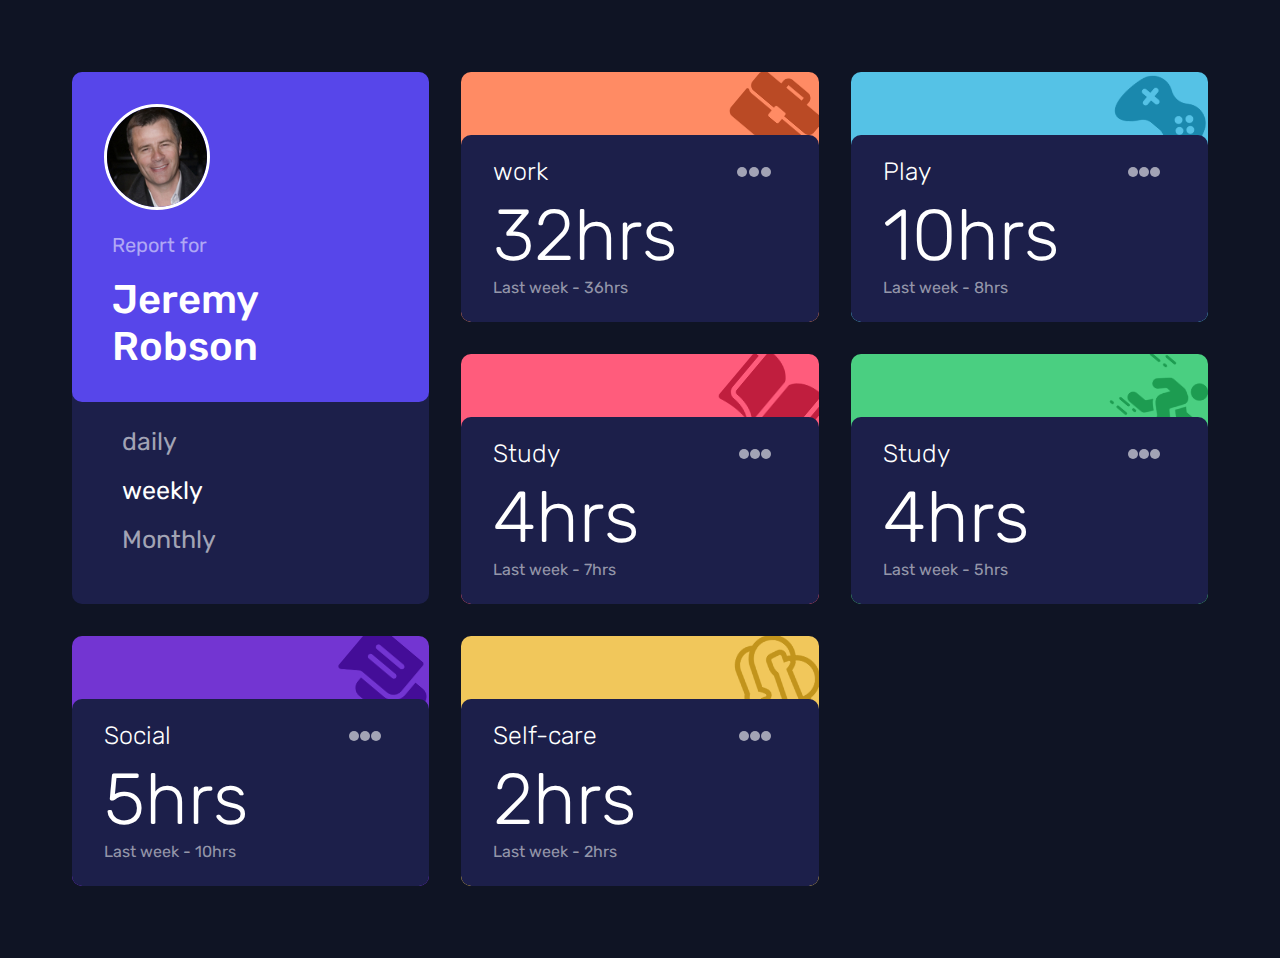
<file: index.html>
<!DOCTYPE html>
<html lang="en">
<head>
    <meta charset="UTF-8">
    <meta name="viewport" content="width=device-width, initial-scale=1.0">
    <title>Time tracking dashboard</title>
    <link rel="stylesheet" href="style.css">
    <link href="https://fonts.googleapis.com/css2?family=Rubik:wght@300;400;500;700&display=swap" rel="stylesheet">
</head>
<body>
    <div class="container">
        <div class="box box-1">
            <div class="profile">
                <div class="profile-image">
                    <img src="/images/pfp.png" alt="">
                </div>
                <div class="profile-text">
                   <br><div class="report">Report for</div><br>
                    <div class="profile-name">Jeremy Robson</div>
                </div>
            </div>
                <div class="time">
                    <ul>
                        <li>daily</li>
                        <li class="bold">weekly</li>
                        <li>Monthly</li>
                    </ul>
                </div>
        </div>


        <div class="box box-2">
           <img src="/images/work.png" alt="">
            <div class="work">
                <div class="work-text">
                    <div class="work-heading">work</div>
                    <div class="work-options">
                        <div class="work-option"></div>
                        <div class="work-option"></div>
                        <div class="work-option"></div>  
                    </div>                 
                </div>
                <div class="work-time">
                    <span>32hrs</span>
                </div>
                <div class="work-time-footer">
                    <span>Last week - 36hrs</span>
                </div>
            </div>
        </div>


        <div class="box box-3">
            <img src="/images/play.png" alt="">
            <div class="play">
                <div class="play-text">
                    <div class="play-heading">Play</div>
                        <div class="play-options">
                        <div class="play-option"></div>
                        <div class="play-option"></div>
                        <div class="play-option"></div>
                    </div> 
                </div>
                <div class="play-time">
                    <span>10hrs</span>
                </div>
                <div class="play-time-footer">
                    <span>Last week - 8hrs</span>
                </div>
            </div>
        </div>

        <div class="box box-4">
            <img src="/images/study.png" alt="">
            <div class="study">
                <div class="study-text">
                    <div class="study-heading">Study</div>
                        <div class="study-options">
                        <div class="study-option"></div>
                        <div class="study-option"></div>
                        <div class="study-option"></div>
                    </div> 
                </div>
                <div class="play-time">
                    <span>4hrs</span>
                </div>
                <div class="play-time-footer">
                    <span>Last week - 7hrs</span>
                </div> 
            </div>
        </div>

        <div class="box box-5">
            <img src="/images/exercise.png" alt="">
            <div class="exercise">
                <div class="exercise-text">
                    <div class="exercise-heading">Study</div>
                        <div class="exercise-options">
                        <div class="exercise-option"></div>
                        <div class="exercise-option"></div>
                        <div class="exercise-option"></div>
                    </div> 
                </div>
                <div class="exercise-time">
                    <span>4hrs</span>
                </div>
                <div class="exercise-time-footer">
                    <span>Last week - 5hrs</span>
                </div> 
            </div>
        </div>

        <div class="box box-6">
            <img src="/images/social.png" alt="">
            <div class="social">
                <div class="social-text">
                    <div class="social-heading">Social</div>
                        <div class="social-options">
                        <div class="social-option"></div>
                        <div class="social-option"></div>
                        <div class="social-option"></div>
                    </div> 
                </div>
                <div class="social-time">
                    <span>5hrs</span>
                </div>
                <div class="social-time-footer">
                    <span>Last week - 10hrs</span>
                </div> 
            </div>
        </div>

                <div class="box box-7">
            <img src="/images/self-care.png" alt="">
            <div class="self-care">
                <div class="self-care-text">
                    <div class="self-care-heading">Self-care</div>
                        <div class="self-care-options">
                        <div class="self-care-option"></div>
                        <div class="self-care-option"></div>
                        <div class="self-care-option"></div>
                    </div> 
                </div>
                <div class="self-care-time">
                    <span>2hrs</span>
                </div>
                <div class="self-care-time-footer">
                    <span>Last week - 2hrs</span>
                </div> 
            </div>
        </div>
    </div>
</body>
</html>
</file>
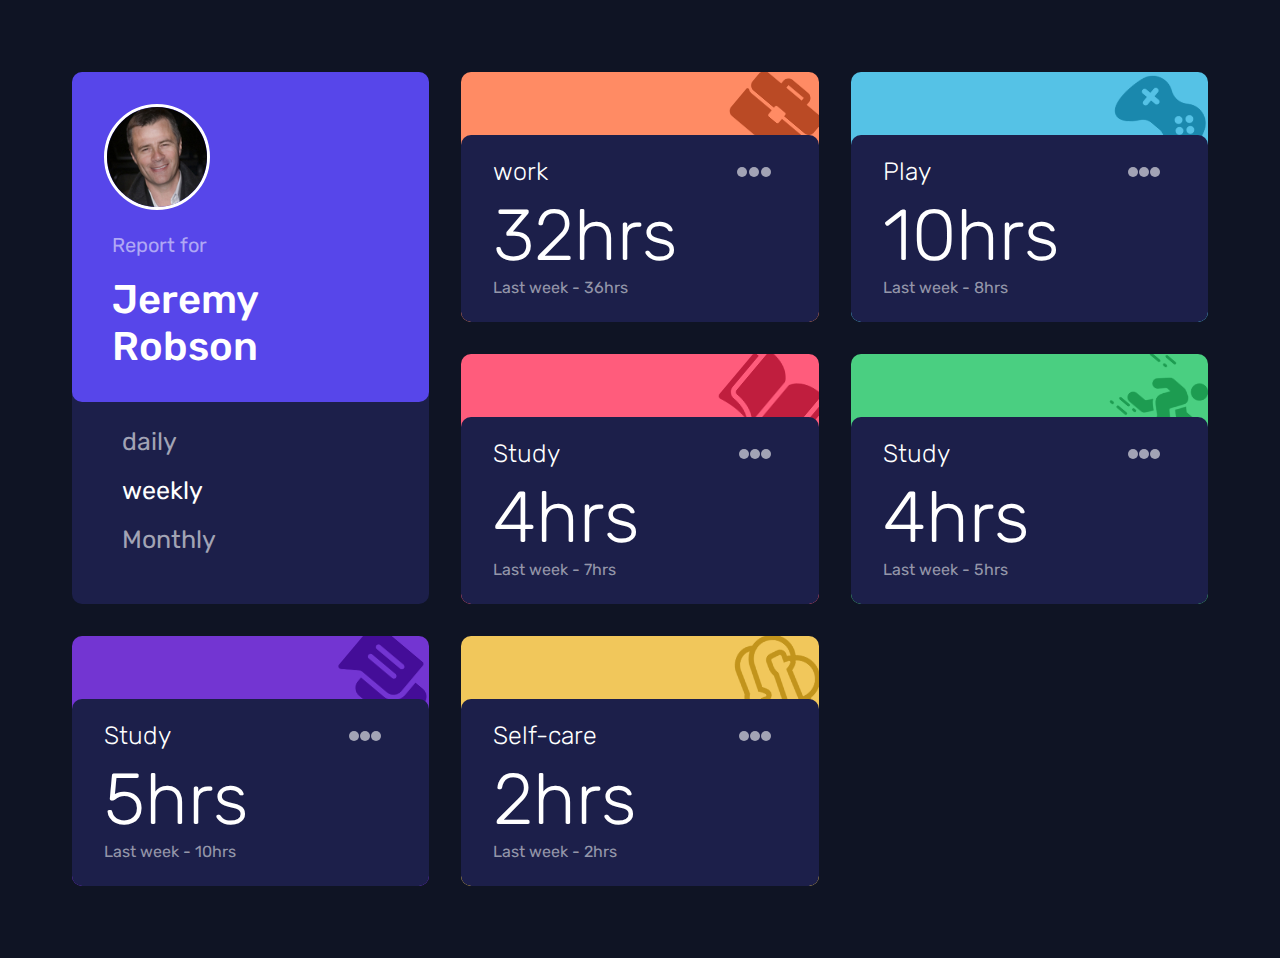
<file: test.html>
<!DOCTYPE html>
<html lang="en">
<head>
    <meta charset="UTF-8">
    <meta name="viewport" content="width=device-width, initial-scale=1.0">
    <title>Document</title>
    <link rel="stylesheet" href="test.css">
    <link href="https://fonts.googleapis.com/css2?family=Rubik:wght@300;400;500;700&display=swap" rel="stylesheet">
</head>
<body>
    <div class="container">
        <div class="box box-1">
            <div class="profile">
                <div class="profile-image">
                    <img src="/images/pfp.png" alt="">
                </div>
                <div class="profile-text">
                   <br><div class="report">Report for</div><br>
                    <div class="profile-name">Jeremy Robson</div>
                </div>
            </div>
                <div class="time">
                    <ul>
                        <li>daily</li>
                        <li class="bold">weekly</li>
                        <li>Monthly</li>
                    </ul>
                </div>
        </div>


        <div class="box box-2">
           <img src="/images/work.png" alt="">
            <div class="work">
                <div class="work-text">
                    <div class="work-heading">work</div>
                    <div class="work-options">
                        <div class="work-option"></div>
                        <div class="work-option"></div>
                        <div class="work-option"></div>  
                    </div>                 
                </div>
                <div class="work-time">
                    <span>32hrs</span>
                </div>
                <div class="work-time-footer">
                    <span>Last week - 36hrs</span>
                </div>
            </div>
        </div>


        <div class="box box-3">
            <img src="/images/play.png" alt="">
            <div class="play">
                <div class="play-text">
                    <div class="play-heading">Play</div>
                        <div class="play-options">
                        <div class="play-option"></div>
                        <div class="play-option"></div>
                        <div class="play-option"></div>
                    </div> 
                </div>
                <div class="play-time">
                    <span>10hrs</span>
                </div>
                <div class="play-time-footer">
                    <span>Last week - 8hrs</span>
                </div>
            </div>
        </div>

        <div class="box box-4">
            <img src="/images/study.png" alt="">
            <div class="study">
                <div class="study-text">
                    <div class="study-heading">Study</div>
                        <div class="study-options">
                        <div class="study-option"></div>
                        <div class="study-option"></div>
                        <div class="study-option"></div>
                    </div> 
                </div>
                <div class="play-time">
                    <span>4hrs</span>
                </div>
                <div class="play-time-footer">
                    <span>Last week - 7hrs</span>
                </div> 
            </div>
        </div>

        <div class="box box-5">
            <img src="/images/exercise.png" alt="">
            <div class="exercise">
                <div class="exercise-text">
                    <div class="exercise-heading">Study</div>
                        <div class="exercise-options">
                        <div class="exercise-option"></div>
                        <div class="exercise-option"></div>
                        <div class="exercise-option"></div>
                    </div> 
                </div>
                <div class="exercise-time">
                    <span>4hrs</span>
                </div>
                <div class="exercise-time-footer">
                    <span>Last week - 5hrs</span>
                </div> 
            </div>
        </div>

        <div class="box box-6">
            <img src="/images/social.png" alt="">
            <div class="social">
                <div class="social-text">
                    <div class="social-heading">Study</div>
                        <div class="social-options">
                        <div class="social-option"></div>
                        <div class="social-option"></div>
                        <div class="social-option"></div>
                    </div> 
                </div>
                <div class="social-time">
                    <span>5hrs</span>
                </div>
                <div class="social-time-footer">
                    <span>Last week - 10hrs</span>
                </div> 
            </div>
        </div>

                <div class="box box-7">
            <img src="/images/self-care.png" alt="">
            <div class="self-care">
                <div class="self-care-text">
                    <div class="self-care-heading">Self-care</div>
                        <div class="self-care-options">
                        <div class="self-care-option"></div>
                        <div class="self-care-option"></div>
                        <div class="self-care-option"></div>
                    </div> 
                </div>
                <div class="self-care-time">
                    <span>2hrs</span>
                </div>
                <div class="self-care-time-footer">
                    <span>Last week - 2hrs</span>
                </div> 
            </div>
        </div>
    </div>
</body>
</html>
</file>
<file: style.css>
:root {
  --background-dark: #0f1424;
  --text-white: #ffffff;

  --profile-purple: #5746ea;
  --work-orange: #ff8b64;
  --play-blue: #55c2e6;
  --study-pink: #ff5c7c;
  --exercise-green: #4acf81;
  --social-purple: #7335d2;
  --selfcare-yellow: #f1c75b;

  --card-bg: #1c1f4a;
}
body{
    color: var(--text-white);
    background-color: var(--background-dark);
    padding: 4rem;
    font-family: 'Rubik', sans-serif;
}

.container{
    display: grid;
     grid-template-columns: repeat(auto-fit, minmax(300px, 4fr));
    grid-auto-rows: minmax(250px, auto);
    gap: 2rem;
}
.box{
    background-color: #1c1f4a;
    border-radius: 10px;
}


/* box-1 📦*/

.box-1{
    grid-row: 1 / span 2;
    position: relative;
}
.profile{
    position: absolute;
    top: 0;
    right: 0;
    left: 0;
    height: 50%;
    background-color: var(--profile-purple);
    border-radius: 10px;
    padding: 2rem;

}

.profile img{
    height: 100px;
    width: 100px;
    border-radius: 100%;
    border: 3px solid var(--text-white);
}
.profile-text{
    padding-left: 0.5rem;
}
.report{
    font-size: 20px;
    color: #ffffff89;
}
.profile-name{
    width: 20px;
    font-weight: 500;
    font-size: 40px;
}
.time{
    padding-top: 20rem;
    font-size: 25px;
}
.time ul li{
   color: #ffffff97;
   list-style: none;
   padding: 10px;
   padding-right: 1rem;
}
.time .bold{
    color: var(--text-white);
}

/* box-2 📦*/

.box-2{
    background-color: var(--work-orange);
     position: relative;
     display: flex;
     flex-direction: column;
     align-items: end;
     overflow:hidden;
}
.box-2 img{
    height: 80px;
    width: 80px;
    transform: rotate(40deg);
}
.work{
    position: absolute;
    background-color: var(--card-bg);
    bottom: 0;
    right: 0;
    left: 0;
    height: 75%;
    border-radius: 10px;
}
.work-text{
    display: flex;
    justify-content: space-between;
    align-items: center;
    padding-left: 2rem;
    padding-right: 2rem;
    padding-top: 1rem;
}
.work-heading{  
    font-weight: 300;
    font-size: 25px;
}
.work-options {
  display: flex;
  flex-direction: row; 
  align-items: center;
  justify-content: center;
  gap: 2px;
  padding: 1rem;
}
.work-option {
  height: 10px;
  width: 10px;
  background-color: #ffffff97;
  border-radius: 50%;
}
.work-time span{
    padding-top: 1rem;
    padding-left: 2rem;
    font-size:4.5rem;
    font-weight: 300;
}
.work-time-footer{
    padding-left: 2rem;
    color:#ffffff89;
}

/* box-3 📦*/

.box-3{
    background-color: var(--play-blue);
     position: relative;
     display: flex;
     flex-direction: column;
     align-items: end;
     overflow:hidden;
}
.box-3 img{
    height: 90px;
    width: 90px;
    transform: rotate(40deg);
}
.play{
    position:absolute;
    background-color: var(--card-bg);
    bottom: 0;
    left: 0;
    right: 0;
    height: 75%;
    border-radius: 10px;
}
.play-text{
    display: flex;
    justify-content: space-between;
    align-items: center;
    padding-left: 2rem;
    padding-right: 2rem;
    padding-top: 1rem;
}
.play-heading{  
    font-weight: 300;
    font-size: 25px;
}
.play-options {
  display: flex;
  flex-direction: row; 
  align-items: center;
  justify-content: center;
  gap: 1px;
  padding: 1rem;
}
.play-option {
  height: 10px;
  width: 10px;
  background-color: #ffffff97;
  border-radius: 50%;
}
.play-time span{
    padding-top: 1rem;
    padding-left: 2rem;
    font-size:4.5rem;
    font-weight: 300;
}
.play-time-footer{
    padding-left: 2rem;
    color:#ffffff89;
}

/* box-4 📦*/

.box-4{
    background-color: var(--study-pink);
    position: relative;
    display: flex;
    justify-content: end;
    overflow: hidden;
}
.box-4 img{
    height: 90px;
    width: 90px;
    transform: rotate(40deg);
}
.study{
    position:absolute;
    background-color: var(--card-bg);
    bottom: 0;
    left: 0;
    right: 0;
    height: 75%;
    border-radius: 10px;
}
.study-text{
    display: flex;
    justify-content: space-between;
    align-items: center;
    padding-left: 2rem;
    padding-right: 2rem;
    padding-top: 1rem;
}
.study-heading{  
    font-weight: 300;
    font-size: 25px;
}
.study-options {
  display: flex;
  flex-direction: row; 
  align-items: center;
  justify-content: center;
  gap: 1px;
  padding: 1rem;
}
.study-option {
  height: 10px;
  width: 10px;
  background-color: #ffffff97;
  border-radius: 50%;
}
.study-time span{
    padding-top: 1rem;
    padding-left: 2rem;
    font-size:4.5rem;
    font-weight: 300;
}
.study-time-footer{
    padding-left: 2rem;
    color:#ffffff89;
}


/* box-5 📦*/

.box-5{
    background-color: var(--exercise-green);
    position: relative;
    display: flex;
    justify-content: end;
    overflow: hidden;
}
.box-5 img{
    height: 90px;
    width: 90px;
    transform: rotate(40deg);
}
.exercise{
    background-color: var(--card-bg);
    position: absolute;
    bottom: 0;
    right: 0;
    left: 0;
    height: 75%;
    border-radius: 10px;
}
.exercise-text{
    display: flex;
    justify-content: space-between;
    align-items: center;
    padding-left: 2rem;
    padding-right: 2rem;
    padding-top: 1rem;
}
.exercise-heading{  
    font-weight: 300;
    font-size: 25px;
}
.exercise-options{
  display: flex;
  flex-direction: row; 
  align-items: center;
  justify-content: center;
  gap: 1px;
  padding: 1rem;
}
.exercise-option {
  height: 10px;
  width: 10px;
  background-color: #ffffff97;
  border-radius: 50%;
}
.exercise-time span{
    padding-top: 1rem;
    padding-left: 2rem;
    font-size:4.5rem;
    font-weight: 300;
}
.exercise-time-footer{
    padding-left: 2rem;
    color:#ffffff89;
}

/* box-6 📦*/

.box-6{
    background-color: var(--social-purple);
    position: relative;
    display: flex;
    justify-content: end;
    overflow: hidden;
}
.box-6 img{
    height: 90px;
    width: 90px;
    transform: rotate(40deg);
}
.social{
    background-color: var(--card-bg);
    position: absolute;
    bottom: 0;
    right: 0;
    left: 0;
    height: 75%;
    border-radius: 10px;
}
.social-text{
    display: flex;
    justify-content: space-between;
    align-items: center;
    padding-left: 2rem;
    padding-right: 2rem;
    padding-top: 1rem;
}
.social-heading{  
    font-weight: 300;
    font-size: 25px;
}
.social-options{
  display: flex;
  flex-direction: row; 
  align-items: center;
  justify-content: center;
  gap: 1px;
  padding: 1rem;
}
.social-option {
  height: 10px;
  width: 10px;
  background-color: #ffffff97;
  border-radius: 50%;
}
.social-time span{
    padding-top: 1rem;
    padding-left: 2rem;
    font-size:4.5rem;
    font-weight: 300;
}
.social-time-footer{
    padding-left: 2rem;
    color:#ffffff89;
}

/* box-7 📦*/

.box-7{
    background-color: var(--selfcare-yellow);
    position: relative;
    display: flex;
    justify-content: end;
    overflow: hidden;
}
.box-7 img{
    height: 90px;
    width: 90px;
    transform: rotate(40deg);
}
.self-care{
    background-color: var(--card-bg);
    position: absolute;
    bottom: 0;
    right: 0;
    left: 0;
    height: 75%;
    border-radius: 10px;
}
.self-care-text{
    display: flex;
    justify-content: space-between;
    align-items: center;
    padding-left: 2rem;
    padding-right: 2rem;
    padding-top: 1rem;
}
.self-care-heading{  
    font-weight: 300;
    font-size: 25px;
}
.self-care-options{
  display: flex;
  flex-direction: row; 
  align-items: center;
  justify-content: center;
  gap: 1px;
  padding: 1rem;
}
.self-care-option {
  height: 10px;
  width: 10px;
  background-color: #ffffff97;
  border-radius: 50%;
}
.self-care-time span{
    padding-top: 1rem;
    padding-left: 2rem;
    font-size:4.5rem;
    font-weight: 300;
}
.self-care-time-footer{
    padding-left: 2rem;
    color:#ffffff89;
}
</file>
<file: test.css>
:root {
  --background-dark: #0f1424;
  --text-white: #ffffff;

  --profile-purple: #5746ea;
  --work-orange: #ff8b64;
  --play-blue: #55c2e6;
  --study-pink: #ff5c7c;
  --exercise-green: #4acf81;
  --social-purple: #7335d2;
  --selfcare-yellow: #f1c75b;

  --card-bg: #1c1f4a;
}
body{
    color: var(--text-white);
    background-color: var(--background-dark);
    padding: 4rem;
    font-family: 'Rubik', sans-serif;
}

.container{
    display: grid;
     grid-template-columns: repeat(auto-fit, minmax(300px, 4fr));
    grid-auto-rows: minmax(250px, auto);
    gap: 2rem;
}
.box{
    background-color: #1c1f4a;
    border-radius: 10px;
}


/* box-1 📦*/

.box-1{
    grid-row: 1 / span 2;
    position: relative;
}
.profile{
    position: absolute;
    top: 0;
    right: 0;
    left: 0;
    height: 50%;
    background-color: var(--profile-purple);
    border-radius: 10px;
    padding: 2rem;

}

.profile img{
    height: 100px;
    width: 100px;
    border-radius: 100%;
    border: 3px solid var(--text-white);
}
.profile-text{
    padding-left: 0.5rem;
}
.report{
    font-size: 20px;
    color: #ffffff89;
}
.profile-name{
    width: 20px;
    font-weight: 500;
    font-size: 40px;
}
.time{
    padding-top: 20rem;
    font-size: 25px;
}
.time ul li{
   color: #ffffff97;
   list-style: none;
   padding: 10px;
   padding-right: 1rem;
}
.time .bold{
    color: var(--text-white);
}

/* box-2 📦*/

.box-2{
    background-color: var(--work-orange);
     position: relative;
     display: flex;
     flex-direction: column;
     align-items: end;
     overflow:hidden;
}
.box-2 img{
    height: 80px;
    width: 80px;
    transform: rotate(40deg);
}
.work{
    position: absolute;
    background-color: var(--card-bg);
    bottom: 0;
    right: 0;
    left: 0;
    height: 75%;
    border-radius: 10px;
}
.work-text{
    display: flex;
    justify-content: space-between;
    align-items: center;
    padding-left: 2rem;
    padding-right: 2rem;
    padding-top: 1rem;
}
.work-heading{  
    font-weight: 300;
    font-size: 25px;
}
.work-options {
  display: flex;
  flex-direction: row; 
  align-items: center;
  justify-content: center;
  gap: 2px;
  padding: 1rem;
}
.work-option {
  height: 10px;
  width: 10px;
  background-color: #ffffff97;
  border-radius: 50%;
}
.work-time span{
    padding-top: 1rem;
    padding-left: 2rem;
    font-size:4.5rem;
    font-weight: 300;
}
.work-time-footer{
    padding-left: 2rem;
    color:#ffffff89;
}

/* box-3 📦*/

.box-3{
    background-color: var(--play-blue);
     position: relative;
     display: flex;
     flex-direction: column;
     align-items: end;
     overflow:hidden;
}
.box-3 img{
    height: 90px;
    width: 90px;
    transform: rotate(40deg);
}
.play{
    position:absolute;
    background-color: var(--card-bg);
    bottom: 0;
    left: 0;
    right: 0;
    height: 75%;
    border-radius: 10px;
}
.play-text{
    display: flex;
    justify-content: space-between;
    align-items: center;
    padding-left: 2rem;
    padding-right: 2rem;
    padding-top: 1rem;
}
.play-heading{  
    font-weight: 300;
    font-size: 25px;
}
.play-options {
  display: flex;
  flex-direction: row; 
  align-items: center;
  justify-content: center;
  gap: 1px;
  padding: 1rem;
}
.play-option {
  height: 10px;
  width: 10px;
  background-color: #ffffff97;
  border-radius: 50%;
}
.play-time span{
    padding-top: 1rem;
    padding-left: 2rem;
    font-size:4.5rem;
    font-weight: 300;
}
.play-time-footer{
    padding-left: 2rem;
    color:#ffffff89;
}

/* box-4 📦*/

.box-4{
    background-color: var(--study-pink);
    position: relative;
    display: flex;
    justify-content: end;
    overflow: hidden;
}
.box-4 img{
    height: 90px;
    width: 90px;
    transform: rotate(40deg);
}
.study{
    position:absolute;
    background-color: var(--card-bg);
    bottom: 0;
    left: 0;
    right: 0;
    height: 75%;
    border-radius: 10px;
}
.study-text{
    display: flex;
    justify-content: space-between;
    align-items: center;
    padding-left: 2rem;
    padding-right: 2rem;
    padding-top: 1rem;
}
.study-heading{  
    font-weight: 300;
    font-size: 25px;
}
.study-options {
  display: flex;
  flex-direction: row; 
  align-items: center;
  justify-content: center;
  gap: 1px;
  padding: 1rem;
}
.study-option {
  height: 10px;
  width: 10px;
  background-color: #ffffff97;
  border-radius: 50%;
}
.study-time span{
    padding-top: 1rem;
    padding-left: 2rem;
    font-size:4.5rem;
    font-weight: 300;
}
.study-time-footer{
    padding-left: 2rem;
    color:#ffffff89;
}


/* box-5 📦*/

.box-5{
    background-color: var(--exercise-green);
    position: relative;
    display: flex;
    justify-content: end;
    overflow: hidden;
}
.box-5 img{
    height: 90px;
    width: 90px;
    transform: rotate(40deg);
}
.exercise{
    background-color: var(--card-bg);
    position: absolute;
    bottom: 0;
    right: 0;
    left: 0;
    height: 75%;
    border-radius: 10px;
}
.exercise-text{
    display: flex;
    justify-content: space-between;
    align-items: center;
    padding-left: 2rem;
    padding-right: 2rem;
    padding-top: 1rem;
}
.exercise-heading{  
    font-weight: 300;
    font-size: 25px;
}
.exercise-options{
  display: flex;
  flex-direction: row; 
  align-items: center;
  justify-content: center;
  gap: 1px;
  padding: 1rem;
}
.exercise-option {
  height: 10px;
  width: 10px;
  background-color: #ffffff97;
  border-radius: 50%;
}
.exercise-time span{
    padding-top: 1rem;
    padding-left: 2rem;
    font-size:4.5rem;
    font-weight: 300;
}
.exercise-time-footer{
    padding-left: 2rem;
    color:#ffffff89;
}

/* box-6 📦*/

.box-6{
    background-color: var(--social-purple);
    position: relative;
    display: flex;
    justify-content: end;
    overflow: hidden;
}
.box-6 img{
    height: 90px;
    width: 90px;
    transform: rotate(40deg);
}
.social{
    background-color: var(--card-bg);
    position: absolute;
    bottom: 0;
    right: 0;
    left: 0;
    height: 75%;
    border-radius: 10px;
}
.social-text{
    display: flex;
    justify-content: space-between;
    align-items: center;
    padding-left: 2rem;
    padding-right: 2rem;
    padding-top: 1rem;
}
.social-heading{  
    font-weight: 300;
    font-size: 25px;
}
.social-options{
  display: flex;
  flex-direction: row; 
  align-items: center;
  justify-content: center;
  gap: 1px;
  padding: 1rem;
}
.social-option {
  height: 10px;
  width: 10px;
  background-color: #ffffff97;
  border-radius: 50%;
}
.social-time span{
    padding-top: 1rem;
    padding-left: 2rem;
    font-size:4.5rem;
    font-weight: 300;
}
.social-time-footer{
    padding-left: 2rem;
    color:#ffffff89;
}

/* box-7 📦*/

.box-7{
    background-color: var(--selfcare-yellow);
    position: relative;
    display: flex;
    justify-content: end;
    overflow: hidden;
}
.box-7 img{
    height: 90px;
    width: 90px;
    transform: rotate(40deg);
}
.self-care{
    background-color: var(--card-bg);
    position: absolute;
    bottom: 0;
    right: 0;
    left: 0;
    height: 75%;
    border-radius: 10px;
}
.self-care-text{
    display: flex;
    justify-content: space-between;
    align-items: center;
    padding-left: 2rem;
    padding-right: 2rem;
    padding-top: 1rem;
}
.self-care-heading{  
    font-weight: 300;
    font-size: 25px;
}
.self-care-options{
  display: flex;
  flex-direction: row; 
  align-items: center;
  justify-content: center;
  gap: 1px;
  padding: 1rem;
}
.self-care-option {
  height: 10px;
  width: 10px;
  background-color: #ffffff97;
  border-radius: 50%;
}
.self-care-time span{
    padding-top: 1rem;
    padding-left: 2rem;
    font-size:4.5rem;
    font-weight: 300;
}
.self-care-time-footer{
    padding-left: 2rem;
    color:#ffffff89;
}
</file>
